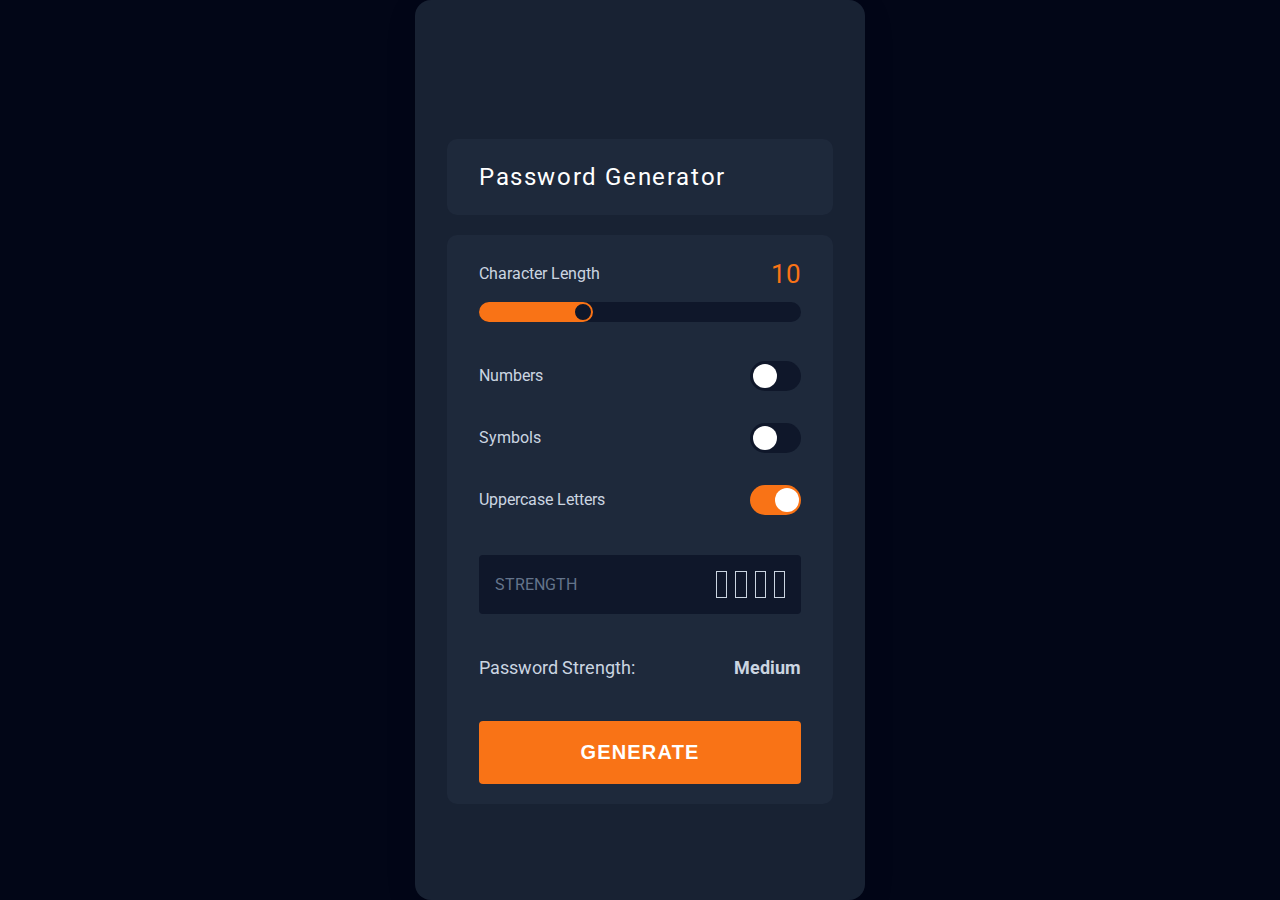
<file: index.html>
<!DOCTYPE html>
<html lang="en">
  <head>
    <meta charset="UTF-8" />
    <meta name="viewport" content="width=device-width, initial-scale=1.0" />
    <link rel="preconnect" href="https://fonts.googleapis.com" />
    <link rel="preconnect" href="https://fonts.gstatic.com" crossorigin />
    <link
      href="https://fonts.googleapis.com/css2?family=Roboto:wght@400;700&display=swap"
      rel="stylesheet"
    />
    <link
      rel="stylesheet"
      href="https://cdnjs.cloudflare.com/ajax/libs/font-awesome/6.4.0/css/all.min.css"
      integrity="sha512-iecdLmaskl7CVkqkXNQ/ZH/XLlvWZOJyj7Yy7tcenmpD1ypASozpmT/E0iPtmFIB46ZmdtAc9eNBvH0H/ZpiBw=="
      crossorigin="anonymous"
      referrerpolicy="no-referrer"
    />
    <link rel="stylesheet" href="main.css" />
    <title>Password Generator</title>
  </head>
  <body>
    <main>
      <div class="container">
        <span class="alert">Copied to clipboard!</span>

        <div class="top-bar">
          <span class="password">Password Generator</span>
          <span class="copy-btn"><i class="fa-solid fa-copy"></i></span>
        </div>

        <div class="form-container">
          <form class="password-form">
            <div class="slider-container">
              <div class="label-container">
                <label>Character Length</label>
                <span>10</span>
              </div>

              <input
                type="range"
                min="1"
                max="30"
                value="10"
                class="slider-range"
                id="charLength"
              />
            </div>

            <div class="switch-container">
              <span>Numbers</span>
              <label class="toggle-switch">
                <input type="checkbox" name="numbers-switch" />
                <span class="toggle-slider round"></span>
              </label>
            </div>

            <div class="switch-container">
              <span>Symbols</span>
              <label class="toggle-switch">
                <input type="checkbox" name="symbols-switch" />
                <span class="toggle-slider round"></span>
              </label>
            </div>

            <div class="switch-container">
              <span>Uppercase Letters</span>
              <label class="toggle-switch">
                <input type="checkbox" name="uppercase-switch" checked />
                <span class="toggle-slider round"></span>
              </label>
            </div>

            <div class="strength-meter">
              <span>Strength</span>

              <div class="bars">
                <div class="bar" id="bar1"></div>
                <div class="bar" id="bar2"></div>
                <div class="bar" id="bar3"></div>
                <div class="bar" id="bar4"></div>
              </div>
            </div>

            <div class="strength-indicator">
              <span class="strength-label">Password Strength:</span>
              <span class="strength-text">Medium</span>
            </div>

            <button type="submit" class="submit-btn">
              Generate
              <span class="submit-icon"
                ><i class="fa-sharp fa-solid fa-arrow-right"></i
              ></span>
            </button>
          </form>
        </div>
      </div>
    </main>
    <script src="main.js"></script>
  </body>
</html>
</file>
<file: main.css>
*,
*::before,
*::after {
  --darkest-gray: #020617;
  --dark-gray: #0f172a;
  --gray: #1e293b;
  --medium-gray: #64748b;
  --light-gray: #cbd5e1;
  --primary-color: #f97316;
  --primary-color-hover: #ea580c;
  --safe: #4ade80;
  --warning: #facc15;
  --danger: #ef4444;

  box-sizing: border-box;
  margin: 0;
  padding: 0;
}

body {
  background-color: var(--darkest-gray);
  font-size: 1.125rem;
  font-family: 'Roboto', sans-serif;
  line-height: 1.5;
  color: var(--light-gray);
}

.container {
  display: flex;
  flex-direction: column;
  justify-content: center;
  align-items: center;
  max-width: 450px;
  min-height: 100vh;
  margin: auto;
  padding: 2rem;
  background: rgba(30, 41, 59, 0.8);
  backdrop-filter: blur(10px);
  border-radius: 1rem;
  box-shadow: 0 8px 32px rgba(0, 0, 0, 0.1);
}

.alert {
  visibility: hidden;
  margin-bottom: 1rem;
}

.top-bar {
  display: flex;
  justify-content: space-between;
  align-items: center;
  width: 100%;
  padding: 1.25rem 2rem;
  background-color: var(--gray);
  border-radius: 0.625rem;
  transition: all 0.3s ease;
}

.top-bar:hover {
  transform: translateY(-2px);
  box-shadow: 0 4px 12px rgba(249, 115, 22, 0.2);
}

.top-bar .password {
  font-size: 1.5rem;
  font-weight: 400;
  color: #fff;
  letter-spacing: 0.1rem;
}

.top-bar .copy-btn {
  cursor: pointer;
  font-size: 1.625rem;
}

.top-bar .copy-btn:hover {
  color: var(--primary-color);
}

.form-container {
  width: 100%;
  margin-top: 1.25rem;
  padding: 1.25rem 2rem;
  background-color: var(--gray);
  border-radius: 0.625rem;
}

.form-container .password-form {
  display: flex;
  flex-direction: column;
  align-items: center;
  gap: 2rem;
}

/* Character Length Slider */
.slider-container {
  width: 100%;
}

.slider-container .label-container {
  display: flex;
  justify-content: space-between;
  align-items: center;
}

.slider-container .label-container label {
  font-size: 1rem;
}

.slider-container .label-container span {
  font-size: 1.625rem;
  color: var(--primary-color);
}

/* Character Length Slider Itself*/
input[type='range'] {
  -webkit-appearance: none;
  appearance: none;
  outline: none;
  overflow: hidden;
  width: 100%;
  height: 1.25rem;
  margin-top: 0.5rem;
  background: var(--dark-gray);
  cursor: pointer;
  border-radius: 1rem;
}

/* Track: WebKit Based Browsers */
input[type='range']::-webkit-slider-runnable-track {
  height: 1.25rem;
  background: var(--dark-gray);
}

/* Track: Mozilla Firefox */
input[type='range']::-moz-range-track {
  height: 1.25rem;
  background: var(--dark-gray);
}

/* Thumb: WebKit Based Browsers */
input[type='range']::-webkit-slider-thumb {
  -webkit-appearance: none;
  appearance: none;
  box-shadow: -410px 0 0 400px var(--primary-color);
  width: 1.25rem;
  height: 1.25rem;
  background-color: var(--dark-gray);
  border: 2px solid var(--primary-color);
  border-radius: 50%;
}

/* Thumb: Firefox */
input[type='range']::-moz-range-thumb {
  width: 2rem;
  height: 2rem;
  background-color: var(--dark-gray);
  border: 1px solid var(--primary-color);
  border-radius: 50%;
}

/* Toggle Switch Container */
.switch-container {
  display: flex;
  justify-content: space-between;
  align-items: center;
  width: 100%;
}

.switch-container span {
  font-size: 1rem;
}

/* The box around the toggle switch */
.toggle-switch {
  display: inline-block;
  position: relative;
  width: 51px;
  height: 30px;
}

/* Hide default HTML checkbox */
.toggle-switch input {
  opacity: 0;
  width: 0;
  height: 0;
}

/* Toggle Slider */
.toggle-slider {
  -webkit-transition: 0.2s;
  position: absolute;
  top: 0;
  bottom: 0;
  left: 0;
  right: 0;
  transition: 0.2s;
  background-color: var(--dark-gray);
  cursor: pointer;
  border-radius: 2rem;
}

.toggle-slider:before {
  -webkit-transition: 0.2s;
  content: '';
  position: absolute;
  bottom: 3px;
  left: 3px;
  width: 24px;
  height: 24px;
  transition: 0.2s;
  background-color: white;
  border-radius: 50%;
}

input:checked + .toggle-slider {
  background-color: var(--primary-color);
}

input:checked + .toggle-slider:before {
  -webkit-transform: translateX(22px);
  -ms-transform: translateX(22px);
  transform: translateX(22px);
}

/* Strength Meter */
.strength-meter {
  display: flex;
  justify-content: space-between;
  align-items: center;
  width: 100%;
  margin-top: 0.5rem;
  padding: 1rem;
  background-color: var(--dark-gray);
  border-radius: 0.25rem;
}

.strength-meter span {
  font-size: 1rem;
  color: var(--medium-gray);
  text-transform: uppercase;
}

.strength-meter .bars {
  display: flex;
  gap: 0.5rem;
}

.strength-meter .bars .bar {
  width: 0.7rem;
  height: 1.7rem;
  border: 1px solid var(--light-gray);
}

/* Submit Button */
.submit-btn {
  outline: none;
  display: inline-block;
  width: 100%;
  padding: 1.25rem 1rem;
  background-color: var(--primary-color);
  cursor: pointer;
  border: none;
  border-radius: 0.25rem;
  font-size: 1.25rem;
  font-weight: 700;
  color: #fff;
  text-decoration: none;
  text-transform: uppercase;
  letter-spacing: 0.075rem;
}

.submit-btn:hover {
  background-color: var(--primary-color-hover);
}

.strength-indicator {
  width: 100%;
  display: flex;
  justify-content: space-between;
  align-items: center;
  padding: 0.5rem 0;
}

.strength-text {
  font-weight: bold;
}

.strength-text.weak { color: var(--danger); }
.strength-text.medium { color: var(--warning); }
.strength-text.strong { color: var(--safe); }

@keyframes copyAnimation {
  0% { transform: scale(1); }
  50% { transform: scale(1.2); }
  100% { transform: scale(1); }
}

.copy-btn:active i {
  animation: copyAnimation 0.3s ease;
}
</file>
